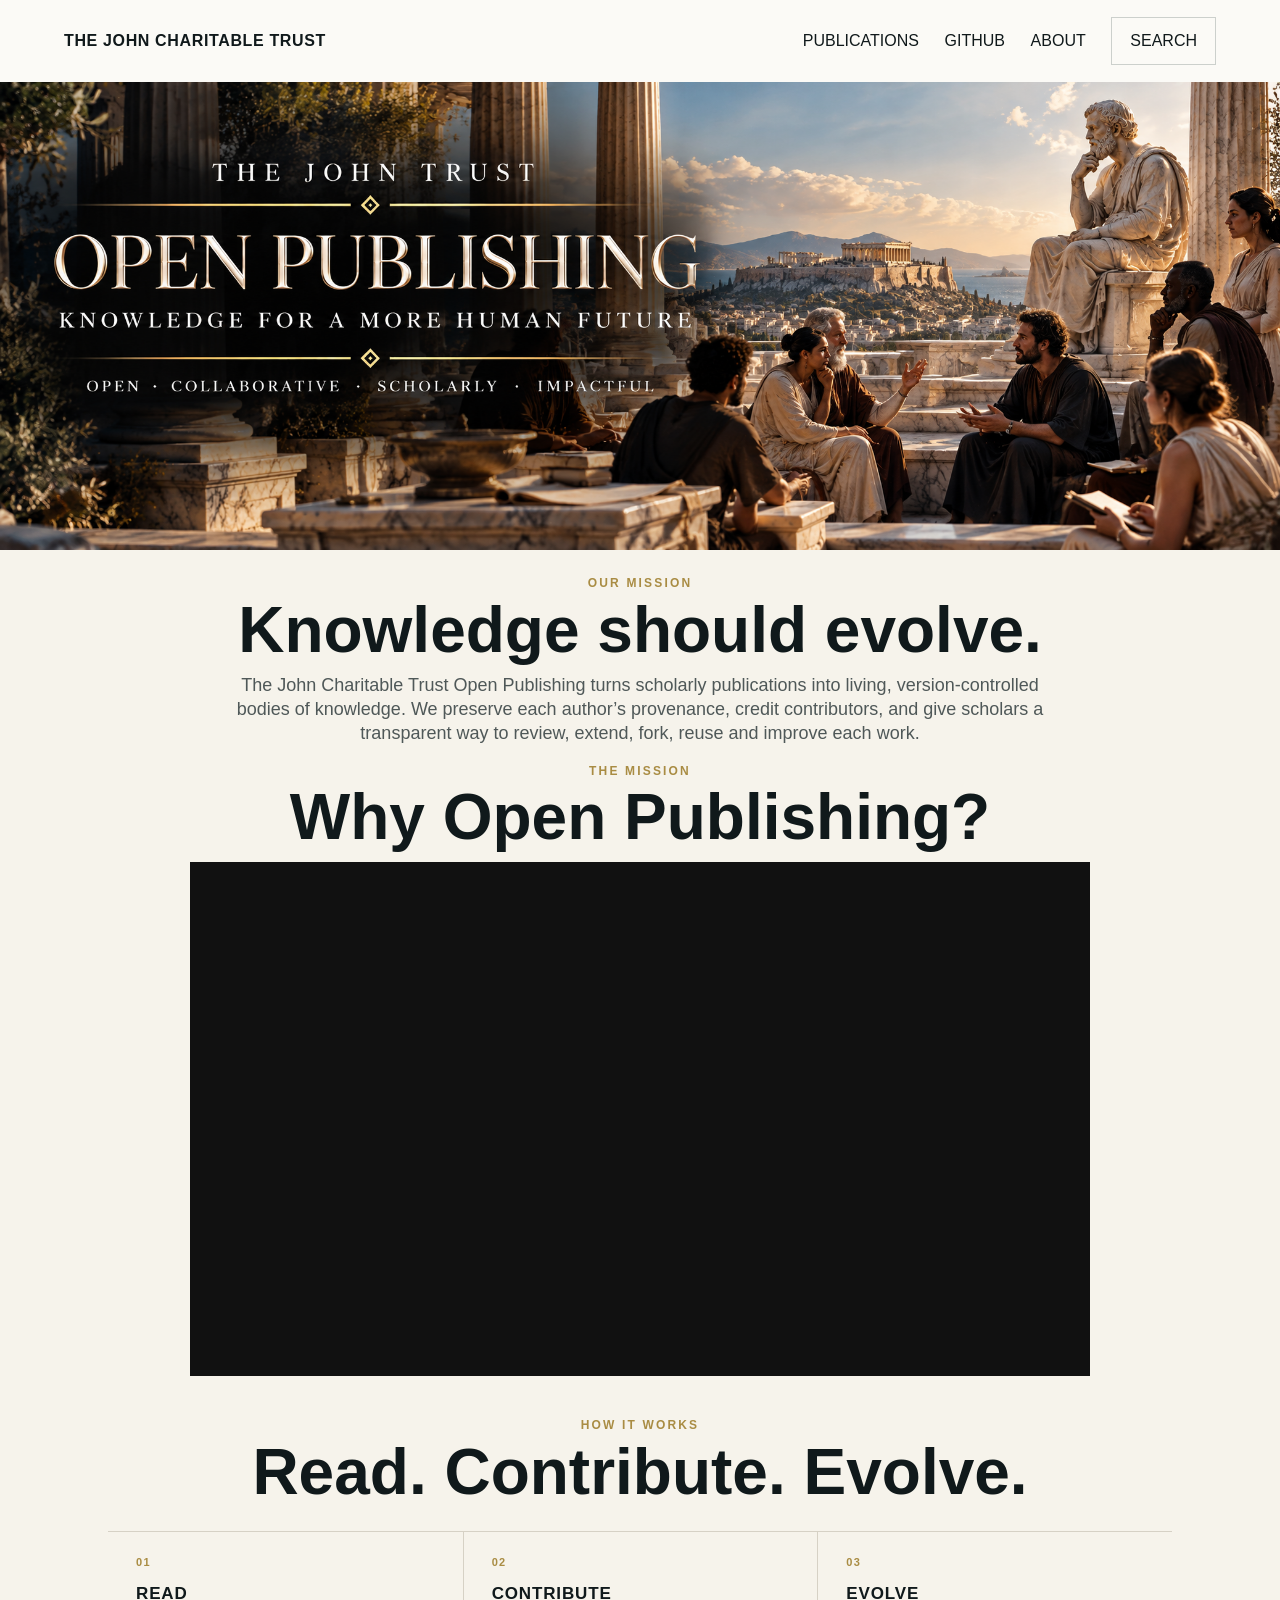
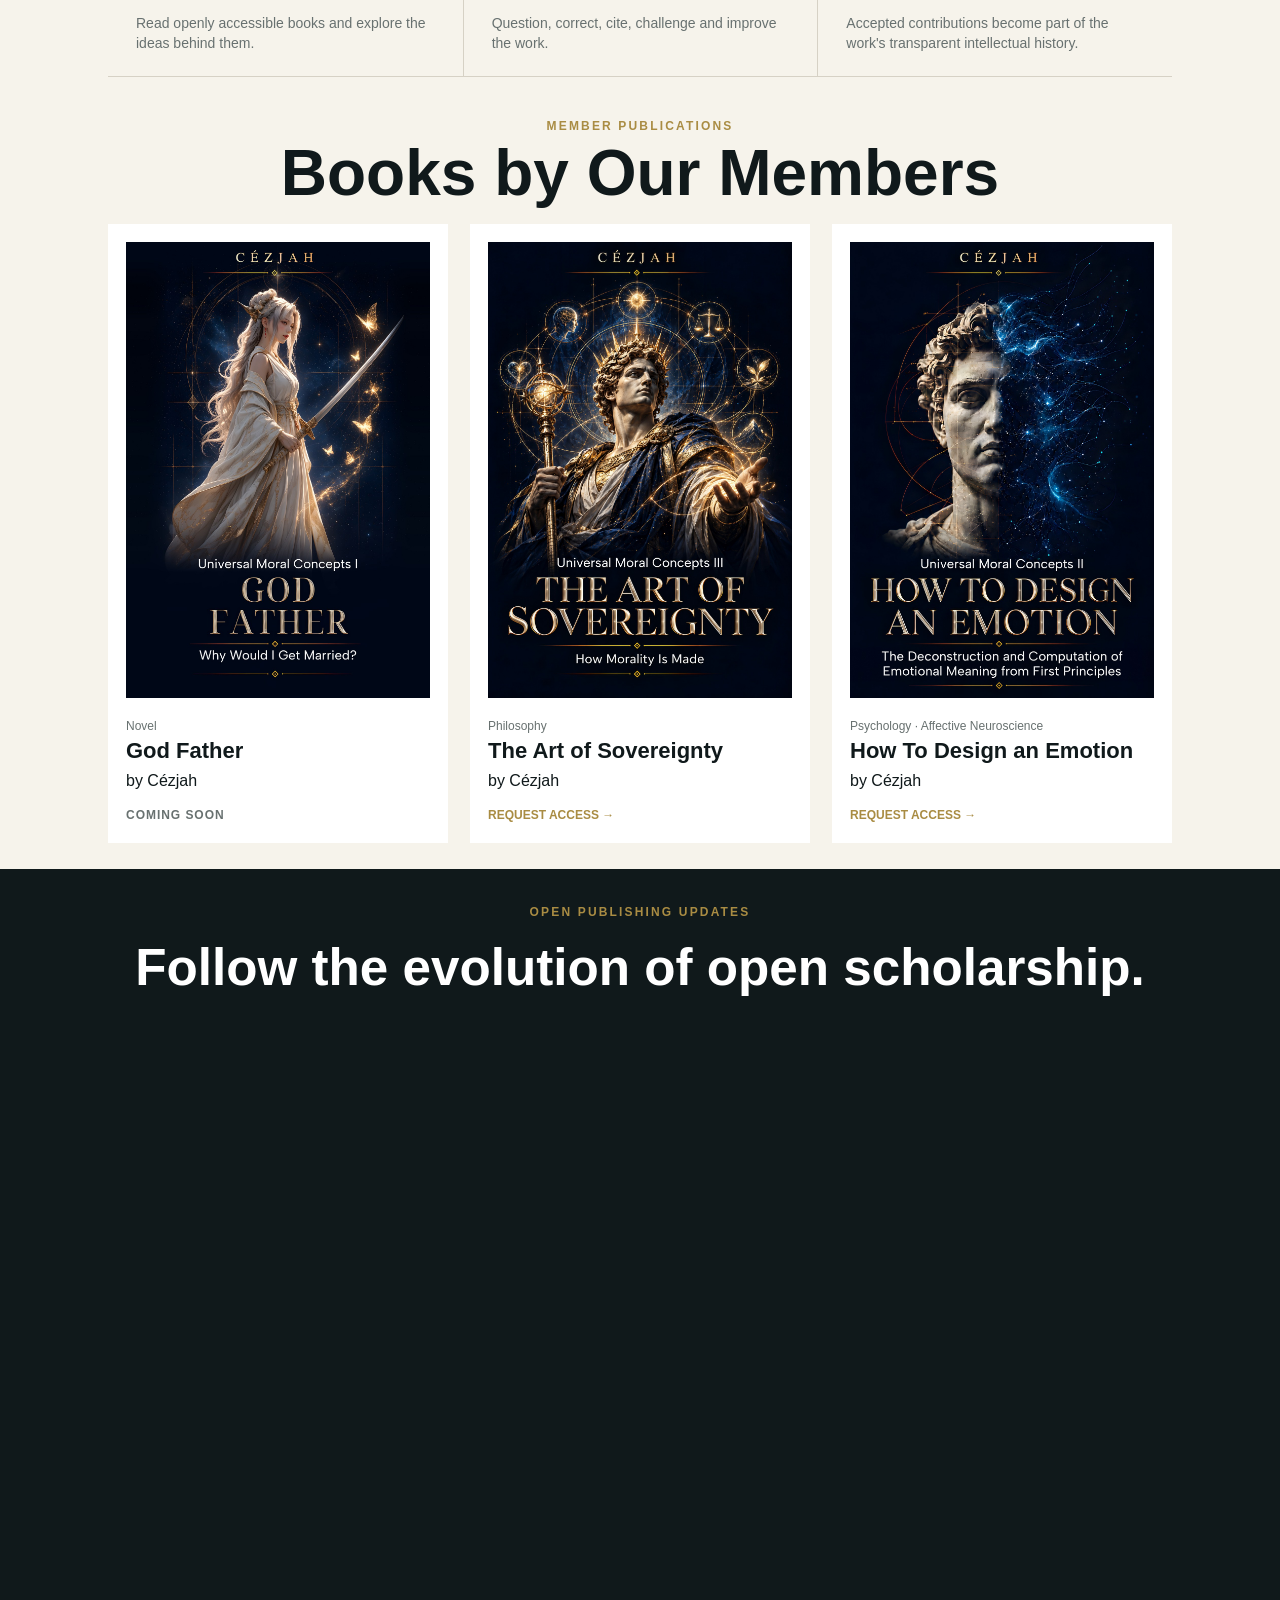
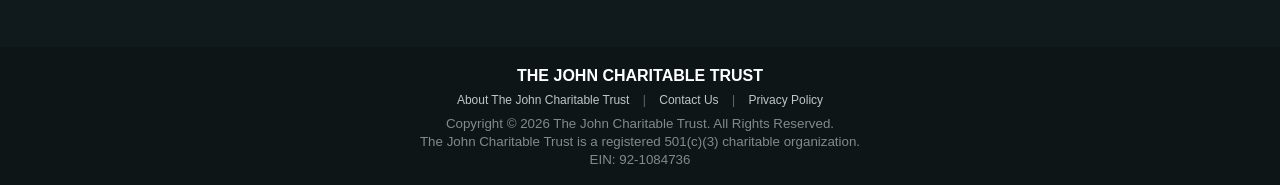
<file: index.html>
<!doctype html><html lang="en"><head><meta charset="utf-8"><meta name="viewport" content="width=device-width,initial-scale=1"><meta name="description" content="Open, versioned, collaborative scholarship from The John Charitable Trust."><title>The John Charitable Trust | Open Publishing</title><link rel="stylesheet" href="assets/css/style.css"></head><body>
<header class="site-header"><a class="brand" href="./">THE JOHN CHARITABLE TRUST</a><nav><a href="#publications">PUBLICATIONS</a><a href="https://github.com/The-John-Charitable-Trust/" target="_blank" rel="noopener noreferrer">GITHUB</a><a href="https://johntrust.org" target="_blank" rel="noopener">ABOUT</a><button id="searchToggle" aria-label="Search publications">SEARCH</button></nav></header>
<main><section class="hero hero-banner" aria-label="The John Charitable Trust Open Publishing"><img src="assets/images/open-publishing-agora-banner.png" alt="Open Publishing. Knowledge for a more human future. Open, collaborative, scholarly, impactful."></section>
<section class="mission section"><p class="eyebrow">OUR MISSION</p><h2>Knowledge should evolve.</h2><p>The John Charitable Trust Open Publishing turns scholarly publications into living, version-controlled bodies of knowledge. We preserve each author’s provenance, credit contributors, and give scholars a transparent way to review, extend, fork, reuse and improve each work.</p></section>
<section class="video section"><p class="eyebrow">THE MISSION</p><h2>Why Open Publishing?</h2><div class="video-wrap"><iframe src="https://www.youtube-nocookie.com/embed/FJUxbBBw5aI" title="The Mission" loading="lazy" allow="accelerometer; autoplay; clipboard-write; encrypted-media; gyroscope; picture-in-picture" allowfullscreen></iframe></div></section>
<section id="how-it-works" class="how-it-works section"><p class="eyebrow">HOW IT WORKS</p><h2>Read. Contribute. Evolve.</h2><div class="how-flow"><article><span>01</span><h3>READ</h3><p>Read openly accessible books and explore the ideas behind them.</p></article><article><span>02</span><h3>CONTRIBUTE</h3><p>Question, correct, cite, challenge and improve the work.</p></article><article><span>03</span><h3>EVOLVE</h3><p>Accepted contributions become part of the work's transparent intellectual history.</p></article></div></section>
<section id="publications" class="publications section"><p class="eyebrow">MEMBER PUBLICATIONS</p><h2>Books by Our Members</h2><div id="searchPanel" class="search-panel" hidden><label for="publicationSearch">Search publications</label><input id="publicationSearch" type="search" placeholder="Title, author, subject or keyword"></div><div id="publicationGrid" class="cards"></div></section>
<section id="newsletter" class="newsletter"><p class="eyebrow">OPEN PUBLISHING UPDATES</p><h2>Follow the evolution of open scholarship.</h2>
<div class="brevo-wrap"><iframe width="540" height="600" src="https://b9187679.sibforms.com/v2/serve/[base64]" title="Open Publishing Newsletter Signup" frameborder="0" scrolling="auto" allowfullscreen style="display:block;margin-left:auto;margin-right:auto;max-width:100%;"></iframe></div></section></main>
<footer><strong>THE JOHN CHARITABLE TRUST</strong><p><a href="https://johntrust.org" target="_blank" rel="noopener">About The John Charitable Trust</a> <span>|</span> <a href="https://johntrust.org" target="_blank" rel="noopener">Contact Us</a> <span>|</span> <a href="privacy.html">Privacy Policy</a></p><small>Copyright © 2026 The John Charitable Trust. All Rights Reserved.<br>The John Charitable Trust is a registered 501(c)(3) charitable organization.<br>EIN: 92-1084736</small></footer>
<script src="assets/js/app.js"></script></body></html>
</file>
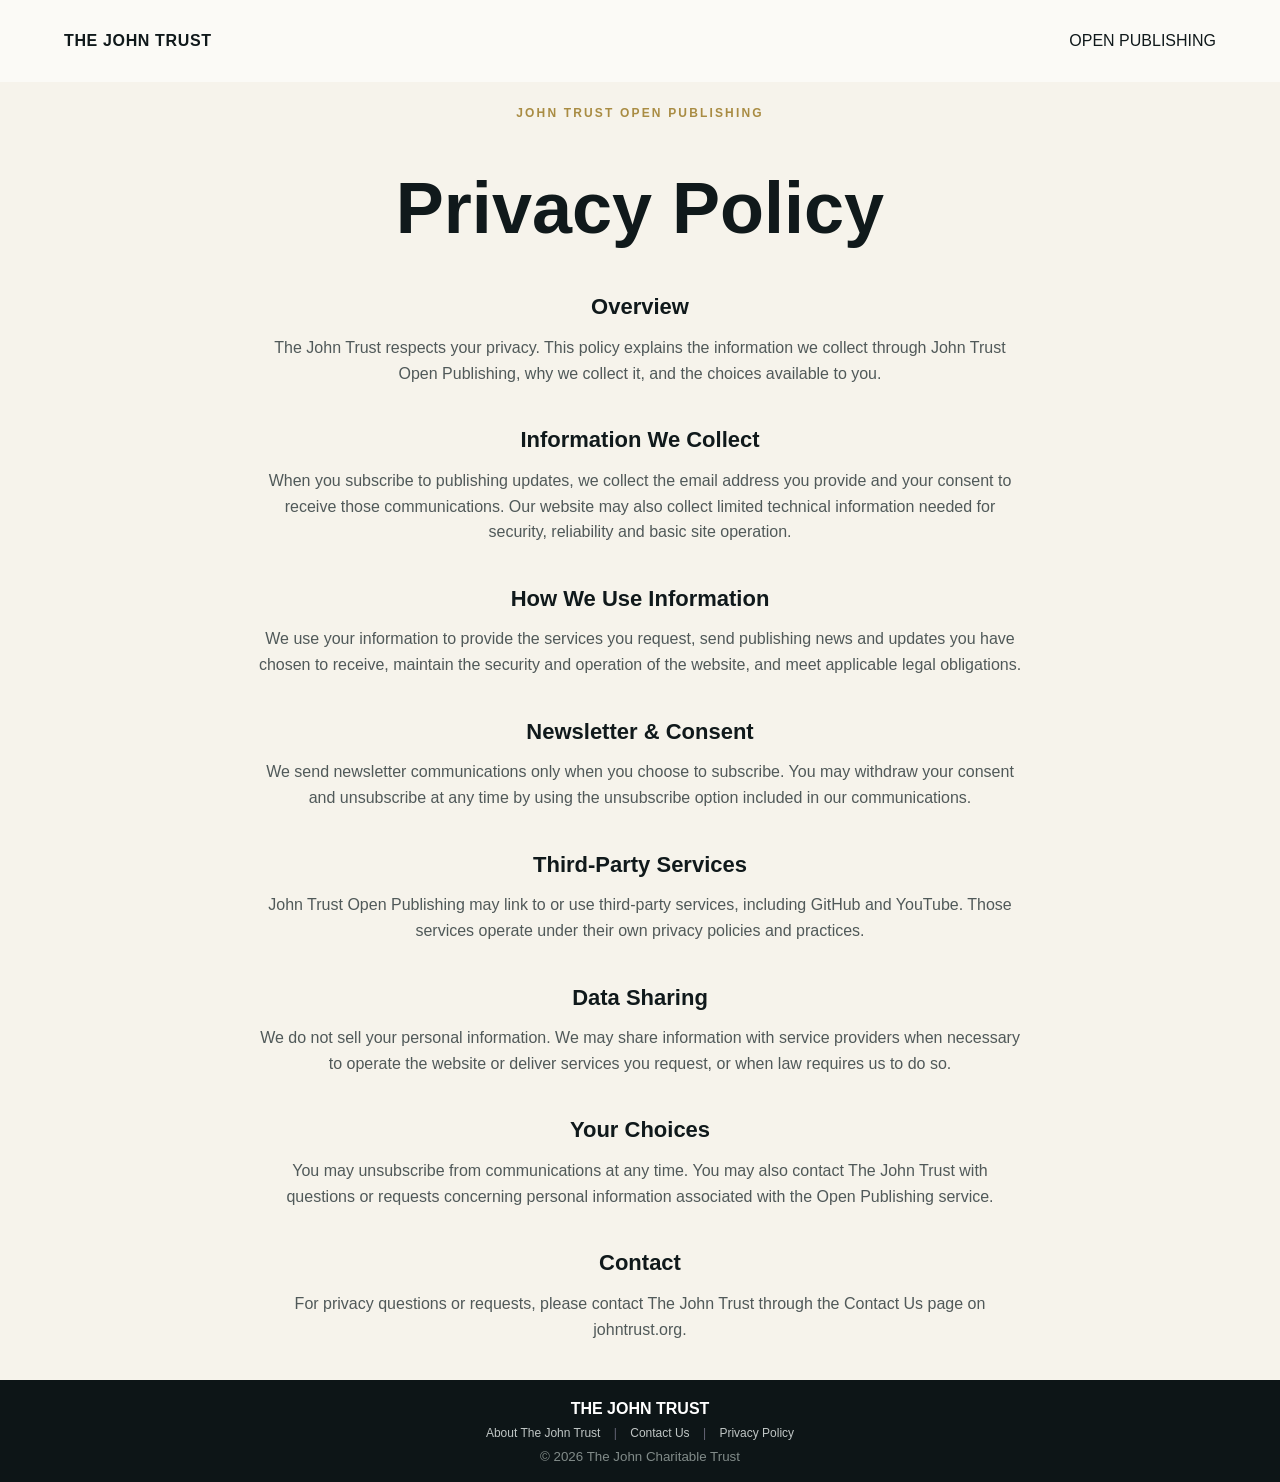
<file: privacy.html>
<!doctype html><html lang="en"><head><meta charset="utf-8"><meta name="viewport" content="width=device-width,initial-scale=1"><title>Privacy Policy | The John Trust Open Publishing</title><link rel="stylesheet" href="assets/css/style.css"></head><body><header class="site-header"><a class="brand" href="./">THE JOHN TRUST</a><nav><a href="./">OPEN PUBLISHING</a></nav></header><main class="policy section"><p class="eyebrow">JOHN TRUST OPEN PUBLISHING</p><h1>Privacy Policy</h1><section><h2>Overview</h2><p>The John Trust respects your privacy. This policy explains the information we collect through John Trust Open Publishing, why we collect it, and the choices available to you.</p><h2>Information We Collect</h2><p>When you subscribe to publishing updates, we collect the email address you provide and your consent to receive those communications. Our website may also collect limited technical information needed for security, reliability and basic site operation.</p><h2>How We Use Information</h2><p>We use your information to provide the services you request, send publishing news and updates you have chosen to receive, maintain the security and operation of the website, and meet applicable legal obligations.</p><h2>Newsletter & Consent</h2><p>We send newsletter communications only when you choose to subscribe. You may withdraw your consent and unsubscribe at any time by using the unsubscribe option included in our communications.</p><h2>Third-Party Services</h2><p>John Trust Open Publishing may link to or use third-party services, including GitHub and YouTube. Those services operate under their own privacy policies and practices.</p><h2>Data Sharing</h2><p>We do not sell your personal information. We may share information with service providers when necessary to operate the website or deliver services you request, or when law requires us to do so.</p><h2>Your Choices</h2><p>You may unsubscribe from communications at any time. You may also contact The John Trust with questions or requests concerning personal information associated with the Open Publishing service.</p><h2>Contact</h2><p>For privacy questions or requests, please contact The John Trust through the Contact Us page on johntrust.org.</p></section></main><footer><strong>THE JOHN TRUST</strong><p><a href="https://johntrust.org" target="_blank" rel="noopener">About The John Trust</a> <span>|</span> <a href="https://johntrust.org" target="_blank" rel="noopener">Contact Us</a> <span>|</span> <a href="privacy.html">Privacy Policy</a></p><small>© 2026 The John Charitable Trust</small></footer></body></html>
</file>
<file: assets/css/style.css>
:root{--ink:#10191b;--paper:#f6f3eb;--gold:#a98c43;--muted:#687170;--white:#fff}*{box-sizing:border-box}html{scroll-behavior:smooth}body{margin:0;background:var(--paper);color:var(--ink);font-family:Inter,Arial,sans-serif;line-height:1.6}.site-header{height:82px;padding:0 clamp(24px,5vw,72px);display:flex;align-items:center;justify-content:space-between;background:#fbfaf6}.brand{font-weight:800;letter-spacing:.04em}.site-header nav{display:flex;gap:28px;align-items:center}.site-header a,.site-header button,footer a{color:inherit;text-decoration:none}.site-header button{border:1px solid #ccd0cc;background:transparent;padding:10px 18px;cursor:pointer;font:inherit}.hero{min-height:650px;background:var(--ink);color:var(--white);display:grid;place-items:center;text-align:center;padding:90px 24px 40px}.hero>div{max-width:900px}.hero h1{font-size:clamp(54px,8vw,104px);line-height:1;margin:.05em 0}.hero h2{font-size:clamp(22px,3vw,36px);font-weight:400}.hero p:not(.eyebrow){max-width:700px;margin:22px auto}.hero-note{align-self:end;font-size:11px;letter-spacing:.22em}.eyebrow{color:var(--gold);font-weight:700;letter-spacing:.18em;font-size:12px}.button{display:inline-block;padding:14px 22px;text-decoration:none;margin-top:18px;font-weight:700;font-size:12px;letter-spacing:.08em}.gold{background:var(--gold);color:#fff}.section{max-width:1120px;margin:auto;padding:72px 28px;text-align:center}.section h2{font-size:clamp(36px,5vw,64px);line-height:1.08;margin:14px 0 26px}.mission>p:last-child{max-width:820px;margin:0 auto;font-size:18px;color:#4f5858}.mission{padding-bottom:42px}.video{padding-top:42px}.video-wrap{max-width:900px;aspect-ratio:16/9;margin:28px auto 0;background:#111}.video-wrap iframe{width:100%;height:100%;border:0}.cards{display:grid;grid-template-columns:repeat(3,1fr);gap:28px;margin-top:50px}.card{background:#fff;padding:22px;text-align:left;display:flex;flex-direction:column}.cover{aspect-ratio:2/3;background:#1b2426;display:grid;place-items:center;text-align:center;padding:20px;color:#fff;margin-bottom:22px}.cover span{font-size:11px;letter-spacing:.15em}.cover strong{font-family:Georgia,serif;font-size:25px;line-height:1.15}.card h3{font-size:22px;line-height:1.15;margin:4px 0}.card .meta{font-size:12px;color:var(--muted)}.card a{margin-top:auto;padding-top:18px;color:var(--gold);font-weight:700;text-decoration:none;font-size:12px}.search-panel{max-width:620px;margin:30px auto}.search-panel label{display:block;font-size:12px;font-weight:700;margin-bottom:8px}.search-panel input{width:100%;padding:14px;border:1px solid #ccc;background:#fff;font:inherit}.newsletter{background:var(--ink);color:#fff;text-align:center;padding:90px 24px}.newsletter h2{font-size:clamp(32px,4vw,52px)}.newsletter form{max-width:660px;margin:auto}.subscribe{display:flex}.subscribe input{flex:1;padding:16px;border:0;font:inherit}.subscribe button{padding:0 24px;border:0;background:var(--gold);color:#fff;font-weight:700}.consent{display:block;text-align:left;font-size:12px;margin-top:16px;color:#c8cfcd}footer{text-align:center;padding:48px 20px;background:#0d1517;color:#fff}footer p{font-size:12px;color:#c0c6c5}footer p span{margin:0 10px;color:#667}footer small{color:#818b89}.policy{max-width:820px}.policy h1{font-size:clamp(46px,6vw,72px);line-height:1.05}.policy section{text-align:center}.policy section h2{font-size:22px;margin-top:42px}.policy section p{color:#505959}@media(max-width:760px){.site-header nav a{display:none}.cards{grid-template-columns:1fr}.card{max-width:420px;margin:auto}.subscribe{display:block}.subscribe input,.subscribe button{width:100%;padding:15px}.site-header{padding:0 20px}}
/* Tight section transitions */
.video{padding-bottom:36px}.publications{padding-top:36px}.publications .cards{margin-top:32px}

/* Publication card refinement */
.cover{padding:0;background:transparent;overflow:hidden;display:flex;align-items:flex-start;justify-content:center}.cover img{width:100%;height:100%;object-fit:contain;display:block}.card .meta{margin:8px 0 2px}.card h3{margin:0}.card .author{margin:8px 0 0}.card a,.coming-soon{margin-top:18px;padding-top:0}.coming-soon{color:var(--muted);font-weight:700;font-size:12px;letter-spacing:.08em}

/* Tighten newsletter and footer */
.newsletter{padding:58px 24px}.newsletter h2{margin:12px 0 34px}.newsletter .eyebrow{margin:0 0 10px}.newsletter form{margin-top:0}footer{padding:30px 20px}footer strong{display:block;margin-bottom:10px}footer p{margin:8px 0 14px}footer small{display:block}

/* Compact newsletter-to-footer transition */
.newsletter{padding-bottom:30px}.newsletter form{margin-bottom:0}.newsletter .consent{margin-bottom:0}.newsletter #formNote{margin:8px 0 0;min-height:0}footer{padding-top:24px}

/* Brevo newsletter integration */
.brevo-wrap{max-width:660px;margin:0 auto}.brevo-wrap #sib-container{background:transparent!important;border:0!important;max-width:none!important;padding:0!important}.brevo-fields{display:flex}.brevo-fields input{flex:1;min-width:0;padding:16px;border:0;font:inherit}.brevo-fields button{border:0;border-radius:0!important;background:var(--gold)!important;color:#fff!important;padding:0 24px;font:inherit;font-weight:700}.brevo-consent{display:flex;gap:10px;align-items:flex-start;text-align:left;font-size:12px;margin-top:16px;color:#c8cfcd}.brevo-consent input{margin-top:4px}.brevo-disclosure{text-align:left;font-size:11px;color:#9ba5a3;margin:12px 0 0}.brevo-disclosure a{color:#c5aa62!important}.sib-form-message-panel{max-width:660px!important;margin:12px auto!important}.sr-only{position:absolute;width:1px;height:1px;padding:0;margin:-1px;overflow:hidden;clip:rect(0,0,0,0);white-space:nowrap;border:0}@media(max-width:760px){.brevo-fields{display:block}.brevo-fields input,.brevo-fields button{width:100%;padding:15px}}

/* Compact vertical rhythm — sitewide */
.hero{min-height:520px;padding:64px 24px 28px}.hero h1{margin:.02em 0}.hero h2{margin:10px 0 0}.hero p:not(.eyebrow){margin:14px auto}.hero .button{margin-top:12px}.hero-note{margin:0;padding-top:24px}
.section{padding:48px 28px}.section .eyebrow{margin:0 0 10px}.section h2{margin:8px 0 18px}.mission{padding-top:48px;padding-bottom:28px}.mission>p:last-child{line-height:1.5}.video{padding-top:28px;padding-bottom:28px}.video-wrap{margin-top:20px}.publications{padding-top:28px;padding-bottom:48px}.publications .cards{margin-top:26px}
.newsletter{padding:46px 24px 26px}.newsletter h2{margin:8px 0 24px}.newsletter .eyebrow{margin:0 0 8px}.brevo-consent{margin-top:12px}.brevo-disclosure{margin-top:8px}footer{padding:22px 20px}footer strong{margin-bottom:6px}footer p{margin:6px 0 10px}
@media(max-width:760px){.hero{min-height:460px;padding:48px 20px 24px}.section{padding:38px 20px}.mission{padding-bottom:24px}.video{padding-top:24px;padding-bottom:24px}.publications{padding-top:24px}}

/* Dense editorial rhythm — second pass */
.hero{min-height:430px;padding:44px 24px 20px}.hero>div{max-width:860px}.hero .eyebrow{margin:0 0 6px}.hero h1{margin:0}.hero h2{margin:6px 0 0}.hero p:not(.eyebrow){margin:10px auto}.hero .button{margin-top:8px}.hero-note{padding-top:14px}
.section{padding:34px 28px}.section .eyebrow{margin:0 0 6px}.section h2{margin:4px 0 12px}.mission{padding-top:34px;padding-bottom:18px}.mission>p:last-child{line-height:1.42}.video{padding-top:18px;padding-bottom:18px}.video-wrap{margin-top:14px}.publications{padding-top:18px;padding-bottom:34px}.publications .cards{margin-top:20px}.cards{gap:22px}.cover{margin-bottom:14px}.card{padding:18px}.card .meta{margin:5px 0 2px}.card .author{margin:5px 0 0}.card a,.coming-soon{margin-top:12px}
.newsletter{padding:34px 24px 20px}.newsletter .eyebrow{margin:0 0 5px}.newsletter h2{margin:4px 0 18px}.brevo-consent{margin-top:9px}.brevo-disclosure{margin-top:6px;line-height:1.35}footer{padding:16px 20px}footer strong{margin-bottom:3px}footer p{margin:3px 0 7px;line-height:1.35}footer small{line-height:1.35}
@media(max-width:760px){.hero{min-height:390px;padding:36px 20px 18px}.section{padding:28px 20px}.mission{padding-bottom:16px}.video{padding-top:16px;padding-bottom:16px}.publications{padding-top:16px;padding-bottom:28px}.newsletter{padding:30px 20px 18px}}

/* Ultra-compact section flow — remove presentation-style whitespace */
.section{padding:22px 28px}.section .eyebrow{margin:0 0 3px}.section h2{margin:0 0 8px}.mission{padding-top:24px;padding-bottom:8px}.mission>p:last-child{margin:0 auto;line-height:1.35}.video{padding-top:8px;padding-bottom:12px}.video .eyebrow{margin-bottom:2px}.video h2{margin-bottom:10px}.video-wrap{margin-top:10px}.publications{padding-top:12px;padding-bottom:26px}.publications .cards{margin-top:16px}
@media(max-width:760px){.section{padding:20px}.mission{padding-top:22px;padding-bottom:6px}.video{padding-top:6px;padding-bottom:10px}.publications{padding-top:10px}}

/* Open Publishing Agora hero */
.hero.hero-banner{min-height:0;padding:0;display:block;background:#10191b;line-height:0;overflow:hidden}
.hero.hero-banner img{display:block;width:100%;height:auto;margin:0}
@media(max-width:760px){.hero.hero-banner{min-height:0;padding:0;overflow-x:auto}.hero.hero-banner img{width:auto;max-width:none;height:auto;min-width:100%}}

/* Charitable Trust header and hero identity */
.site-header{gap:24px}.site-header nav{flex-wrap:wrap;justify-content:flex-end;gap:clamp(12px,2vw,28px)}.site-header .brand{font-size:clamp(12px,1.25vw,17px);flex-shrink:0}
.hero.hero-banner{position:relative}.hero-identity{position:absolute;left:clamp(20px,4vw,76px);top:clamp(12px,1.7vw,32px);display:flex;align-items:center;gap:clamp(10px,1vw,18px);max-width:48%;line-height:1.2;color:white;text-align:left;text-shadow:0 1px 8px #000;font-weight:750;letter-spacing:.11em;font-size:clamp(12px,1.35vw,23px)}.hero-identity .hero-logo{width:clamp(40px,5vw,86px)!important;height:clamp(40px,5vw,86px)!important;object-fit:contain;flex-shrink:0;display:block}
@media(max-width:760px){.site-header{height:auto;min-height:82px;flex-wrap:wrap;padding:12px 20px}.site-header nav{gap:12px}.site-header nav a{display:inline;font-size:11px}.hero-identity{left:18px;top:12px;max-width:50%;font-size:11px;gap:7px;letter-spacing:.05em}.hero-identity .hero-logo{width:34px!important;height:34px!important}}

/* Responsive hero banner: scale the complete artwork to the viewport */
@media(max-width:760px){
  .hero.hero-banner{width:100%;overflow:hidden;background:#10191b}
  .hero.hero-banner>img:first-child{width:100%!important;max-width:100%!important;min-width:0!important;height:auto!important;object-fit:contain!important;object-position:center top!important}
  .hero-identity{left:4vw;top:3vw;max-width:46%;font-size:clamp(8px,2.2vw,12px);gap:1.4vw;letter-spacing:.04em}
  .hero-identity .hero-logo{width:clamp(24px,7vw,38px)!important;height:clamp(24px,7vw,38px)!important}
}

/* Responsive QA: consistent publication cards and mobile layout */
.cards{align-items:stretch}.card{height:100%;min-width:0}.cover{width:100%;aspect-ratio:2/3;height:auto;background:#f3f1ea;overflow:hidden;display:flex;align-items:center;justify-content:center}.cover img{width:100%;height:100%;object-fit:contain;object-position:center;display:block}.card h3{overflow-wrap:anywhere}
@media(max-width:760px){
  body{overflow-x:hidden}.site-header{width:100%;align-items:center}.site-header .brand{width:100%;text-align:left}.site-header nav{width:100%;justify-content:flex-start;flex-wrap:wrap}.site-header nav a,.site-header nav button{white-space:nowrap}.site-header button{padding:8px 13px}
  .hero.hero-banner{overflow:hidden}.hero.hero-banner>img:first-child{display:block;width:100%!important;max-width:100%!important;min-width:0!important;height:auto!important}
  .cards{display:grid;grid-template-columns:minmax(0,1fr);gap:24px;width:100%;margin-left:auto;margin-right:auto}.card{width:min(100%,420px);max-width:420px;margin:0 auto;padding:18px}.cover{width:100%;aspect-ratio:2/3;margin:0 0 14px}.cover img{width:100%;height:100%;object-fit:contain}
  .publications h2{font-size:clamp(34px,11vw,52px);overflow-wrap:normal}.section{width:100%;max-width:100%}.video-wrap{width:100%}.brevo-wrap iframe{max-width:100%;width:100%}
}
@media(max-width:420px){.site-header nav{gap:8px}.site-header nav a{font-size:10px}.site-header button{font-size:11px;padding:7px 10px}.card{padding:14px}.publications{padding-left:16px;padding-right:16px}}

/* Final mobile publication sizing: equal cover boxes, no source-dimension growth */
@media(max-width:760px){.publications .cards{grid-template-columns:1fr!important}.publications .card{box-sizing:border-box!important;width:100%!important;max-width:360px!important;margin:0 auto!important}.publications .cover{box-sizing:border-box!important;width:100%!important;height:auto!important;aspect-ratio:2/3!important;overflow:hidden!important;display:flex!important;align-items:center!important;justify-content:center!important;background:#fff!important}.publications .cover img{display:block!important;width:100%!important;height:100%!important;max-width:100%!important;max-height:100%!important;object-fit:contain!important;object-position:center!important}}
@media(min-width:761px){.publications .card{min-width:0}.publications .cover{width:100%!important;aspect-ratio:2/3!important;height:auto!important}.publications .cover img{width:100%!important;height:100%!important;object-fit:contain!important}}


/* Safari/mobile hero fix: fit complete banner to viewport without horizontal crop */
@media(max-width:760px){
  .hero.hero-banner{
    width:100%;
    min-height:0;
    padding:0;
    overflow:hidden;
    background:#10191b;
  }
  .hero.hero-banner img,
  .hero.hero-banner>img:first-child{
    display:block;
    width:100% !important;
    max-width:100% !important;
    min-width:0 !important;
    height:auto !important;
    max-height:none !important;
    object-fit:contain !important;
    object-position:center top !important;
    margin:0 !important;
  }
}


/* Compact How It Works editorial strip */
.how-it-works{padding-top:28px;padding-bottom:28px}
.how-it-works h2{margin-bottom:24px}
.how-flow{display:grid;grid-template-columns:repeat(3,1fr);gap:0;text-align:left;border-top:1px solid #d6d1c5;border-bottom:1px solid #d6d1c5}
.how-flow article{padding:22px 28px;min-width:0}
.how-flow article+article{border-left:1px solid #d6d1c5}
.how-flow span{display:block;color:var(--gold);font-size:11px;font-weight:800;letter-spacing:.12em;margin-bottom:8px}
.how-flow h3{font-size:17px;letter-spacing:.05em;margin:0 0 6px}
.how-flow p{margin:0;color:var(--muted);font-size:14px;line-height:1.45}
@media(max-width:760px){
 .how-it-works{padding-top:20px;padding-bottom:20px}
 .how-it-works h2{margin-bottom:16px}
 .how-flow{grid-template-columns:1fr}
 .how-flow article{padding:16px 4px}
 .how-flow article+article{border-left:0;border-top:1px solid #d6d1c5}
 .how-flow span{margin-bottom:5px}
 .how-flow h3{margin-bottom:4px}
}
</file>
